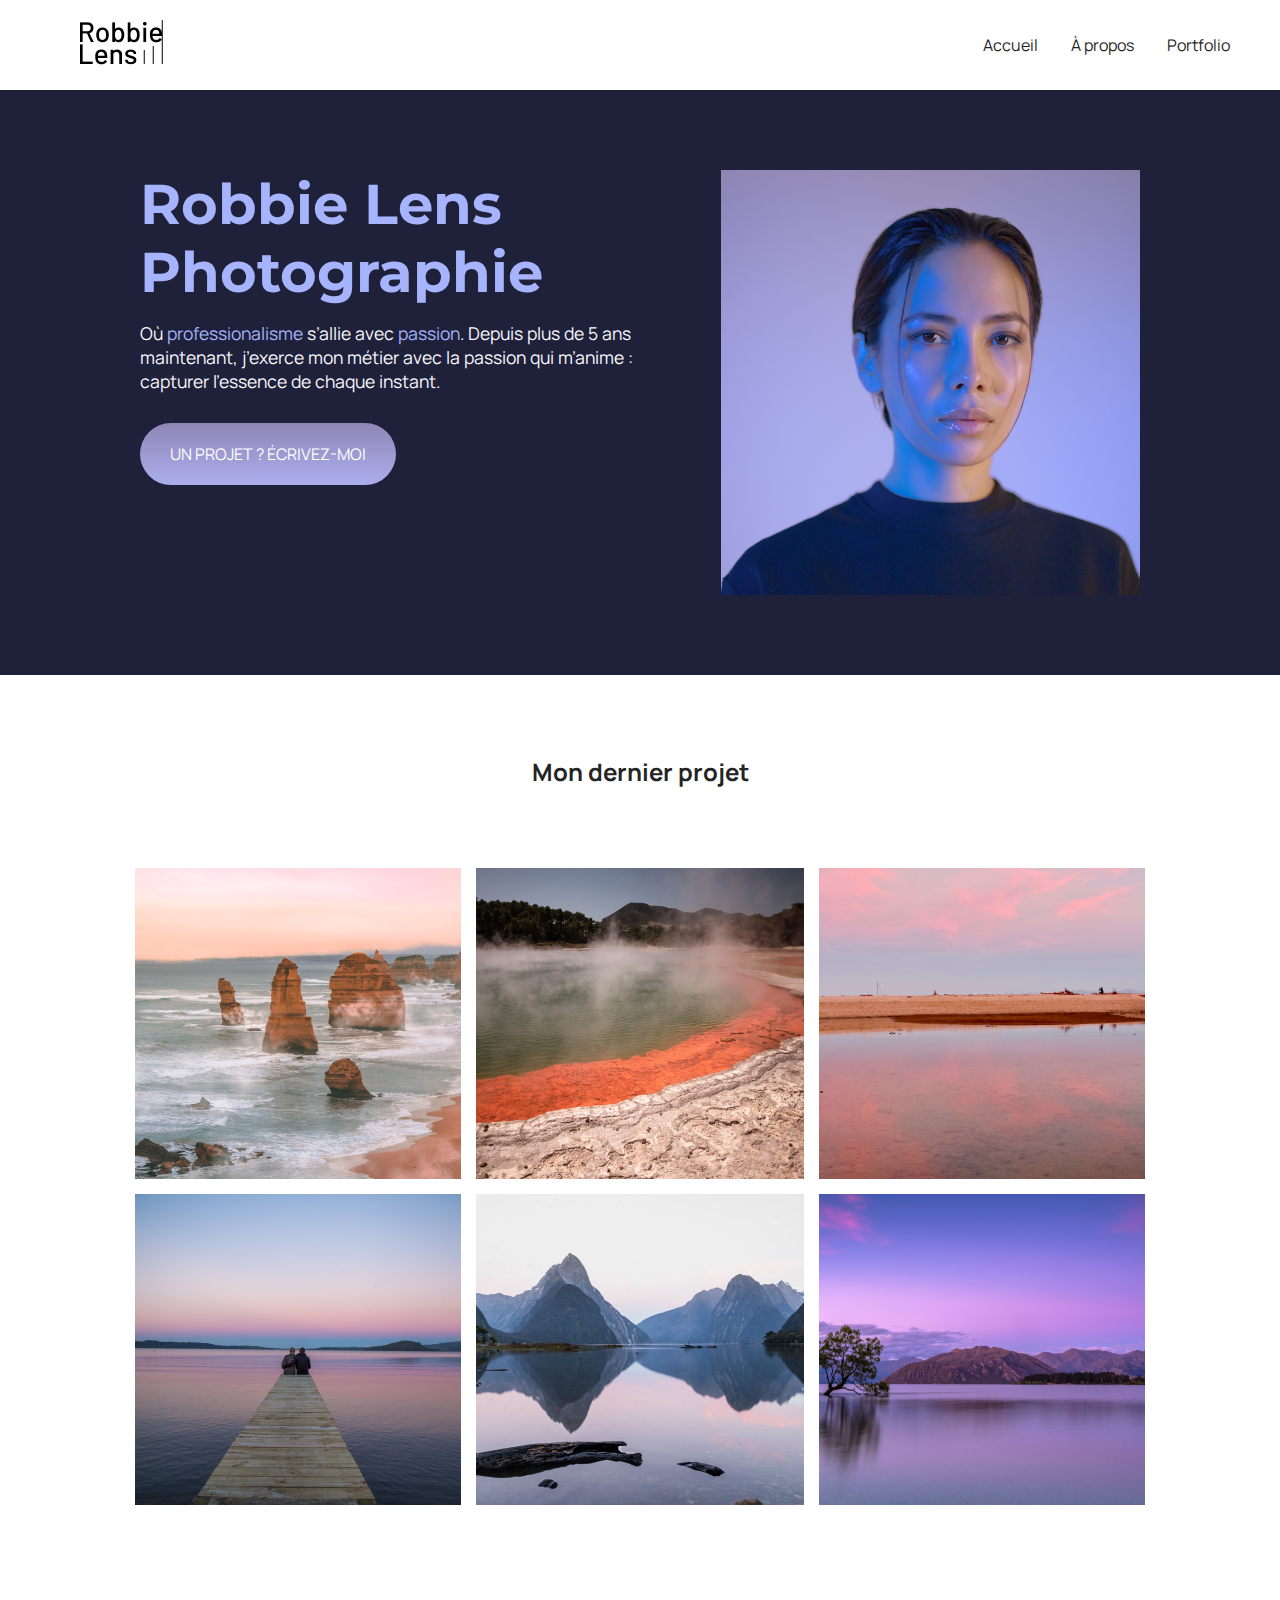
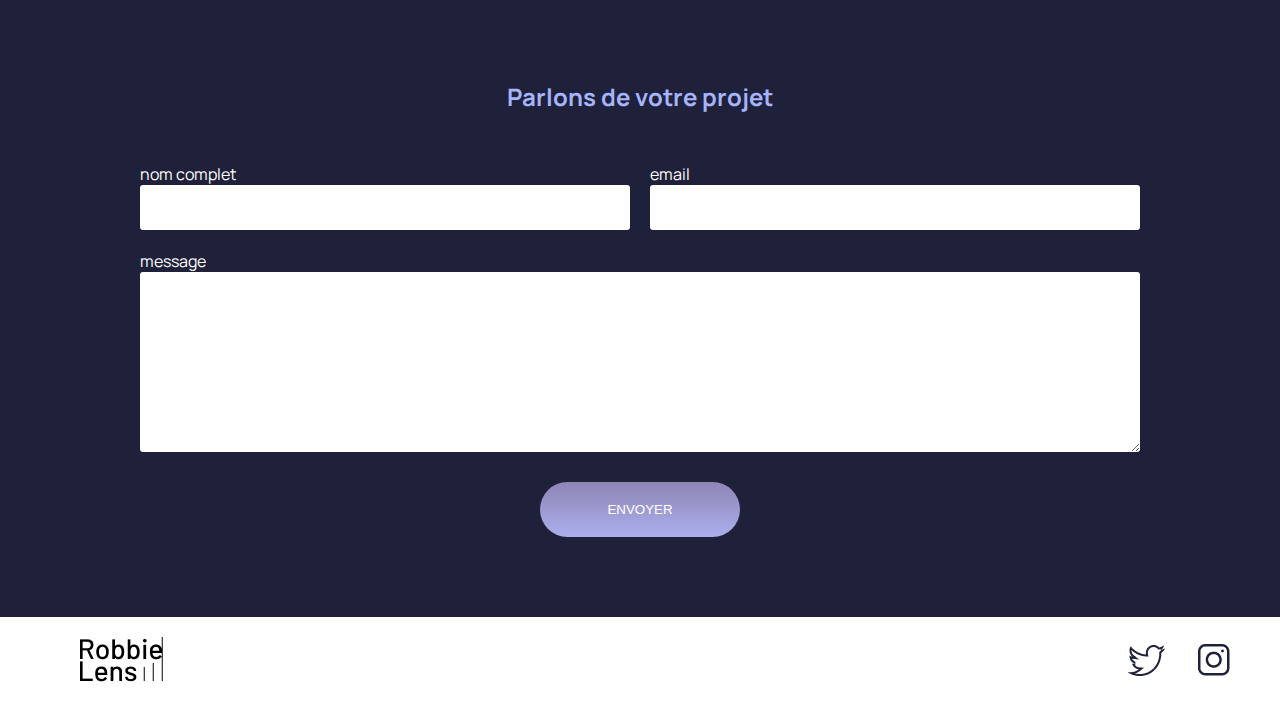
<file: index.html>
<!DOCTYPE html>
<html lang="fr">

<head>
    <meta charset="utf-8">
    <title>Accueil - Robbie Lens Photographie</title>
    <link href="style/style.css" rel="stylesheet">
    <link href="style/index.css" rel="stylesheet">
    <link rel="preconnect" href="https://fonts.googleapis.com">
    <link rel="preconnect" href="https://fonts.gstatic.com" crossorigin>
    <link href="https://fonts.googleapis.com/css2?family=Manrope&family=Montserrat&display=swap" rel="stylesheet">
</head>

<body>
    <header>
        <nav>
            <a href="index.html" class="lien-icone">
                <img src="images/logo.png" alt="Logo Robbie Lens">
            </a>
            <div>
                <a href="index.html">Accueil</a>
                <a href="a-propos.html">À propos</a>
                <a href="portfolio.html">Portfolio</a>
            </div>
        </nav>
    </header>
    <main>
        <section class="accueil-introduction">
            <div>
                <h1>Robbie Lens Photographie</h1>
                <p>
                    Où <em>professionalisme</em> s’allie avec <em>passion</em>. Depuis
                    plus de 5 ans maintenant, j’exerce mon métier avec la passion
                    qui m’anime : capturer l’essence de chaque instant.
                </p>
                <a href="#contact" class="cta">UN PROJET ? ÉCRIVEZ-MOI</a>
            </div>
            <img src="images/robbie-lens.png" alt="Portrait avec effet de la photographe Robbie Lens">
        </section>
        <section class="accueil-photos">
            <h2>Mon dernier projet</h2>
            <div>
                <img src="images/element-1.png" alt="Twelve apostles - Australie">
                <img src="images/element-2.png" alt="Wai-O-Tapu - Nouvelle-Zélande">
                <img src="images/element-3.png" alt="Parc National d’Abel Tasman - Nouvelle-Zélande">
            </div>
            <div>
                <img src="images/element-4.png" alt="Lac Rotorua - Nouvelle-Zélande">
                <img src="images/element-5.png" alt="Milford Sound - Nouvelle-Zélande">
                <img src="images/element-6.png" alt="Lac Wanaka - Nouvelle-Zélande">
            </div>
        </section>
        <section id="contact" class="section-contact">
            <h2>Parlons de votre projet</h2>
            <form method="get" action="">
                <div class="form-nom-email">
                    <div class="form-column">
                        <label for="prenom">nom complet</label>
                        <input type="text" name="prenom" id="prenom" required>
                    </div>
                    <div class="form-column">
                        <label for="email">email</label>
                        <input type="email" name="email" id="email" required>
                    </div>
                </div>
                <label for="message">message</label>
                <textarea name="message" id="message" rows="10"></textarea>
                <input type="submit" value="ENVOYER" class="cta">
            </form>
        </section>
    </main>
    <footer>
        <a href="index.html" class="lien-icone">
            <img src="images/logo.png" alt="Logo Robbie Lens">
        </a>
        <div>
            <a target="_blank" href="https://twitter.com/" class="lien-icone">
                <img src="images/twitter.png" alt="Logo Twitter">
            </a>
            <a target="_blank" href="https://www.instagram.com/" class="lien-icone">
                <img src="images/instagram.png" alt="Logo Instagram">
            </a>
        </div>
    </footer>
</body>

</html>
</file>
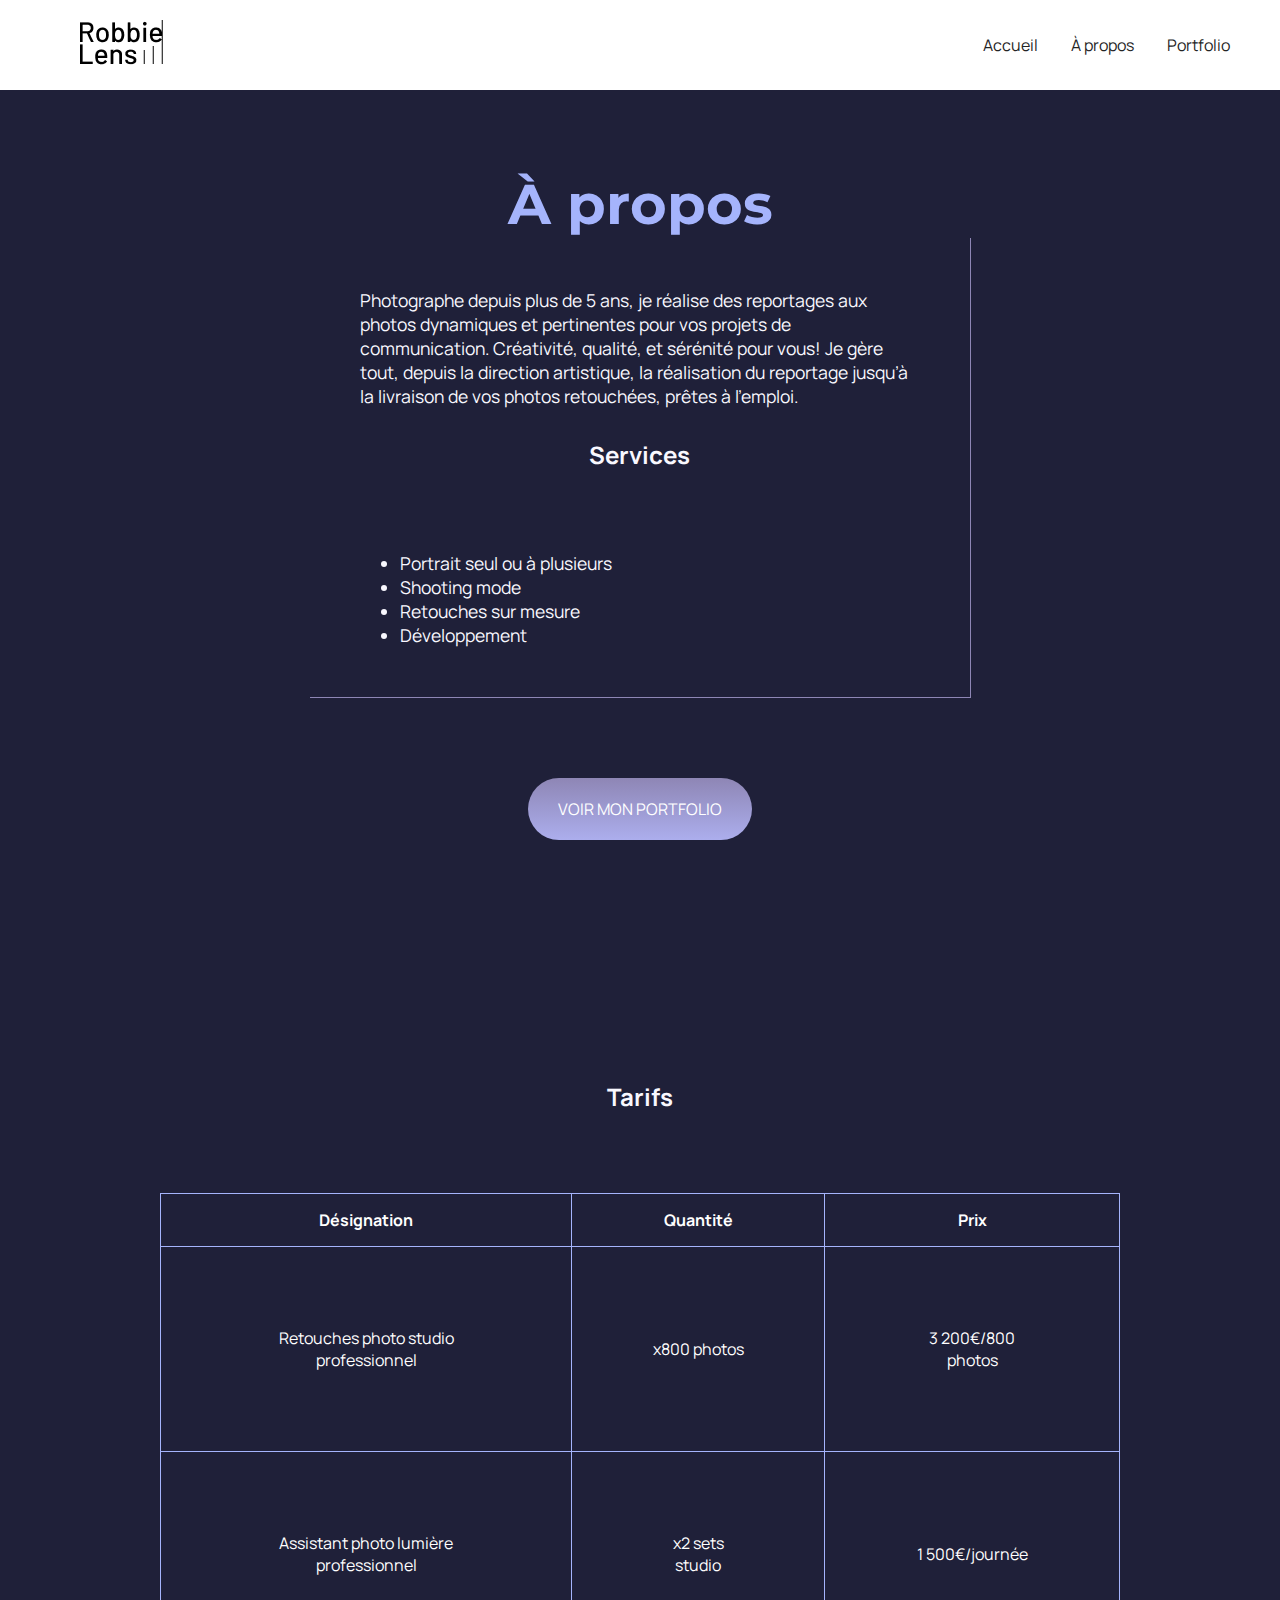
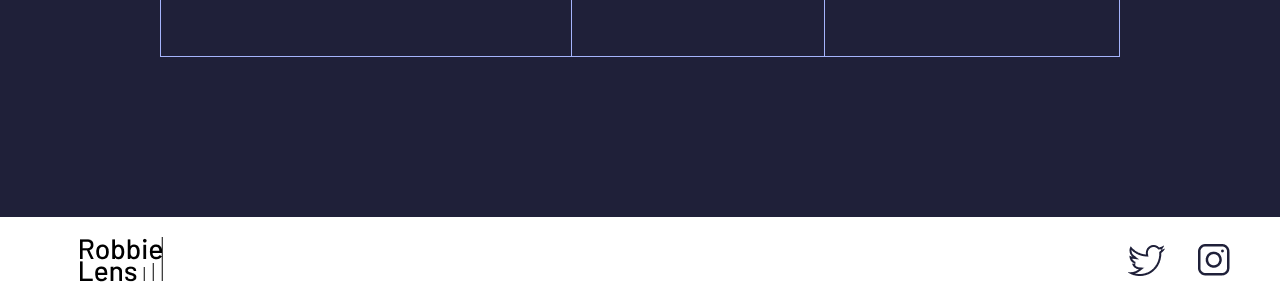
<file: a-propos.html>
<!DOCTYPE html>
<html lang="fr">

<head>
    <meta charset="utf-8">
    <title>À propos - Robbie Lens Photographie</title>
    <link href="style/style.css" rel="stylesheet">
    <link href="style/a-propos.css" rel="stylesheet">
    <link rel="preconnect" href="https://fonts.googleapis.com">
    <link rel="preconnect" href="https://fonts.gstatic.com" crossorigin>
    <link href="https://fonts.googleapis.com/css2?family=Manrope&family=Montserrat&display=swap" rel="stylesheet">
</head>

<body>
    <header>
        <nav>
            <a href="index.html" class="lien-icone">
                <img src="images/logo.png" alt="Logo Robbie Lens">
            </a>
            <div>
                <a href="index.html">Accueil</a>
                <a href="a-propos.html">À propos</a>
                <a href="portfolio.html">Portfolio</a>
            </div>
        </nav>
    </header>
    <main class="a-propos-main">
        <section>
            <h1>À propos</h1>
            <div class="carre-contenu">
                <p>
                    Photographe depuis plus de 5 ans, je réalise des reportages aux photos dynamiques et pertinentes
                    pour
                    vos
                    projets de communication. Créativité, qualité, et sérénité pour vous! Je gère tout, depuis la
                    direction
                    artistique, la réalisation du reportage jusqu’à la livraison de vos photos retouchées, prêtes à
                    l’emploi.
                </p>
                <h2>Services</h2>
                <ul>
                    <li>Portrait seul ou à plusieurs</li>
                    <li>Shooting mode</li>
                    <li>Retouches sur mesure</li>
                    <li>Développement</li>
                </ul>
            </div>
            <div>
                <a href="portfolio.html" class="cta">VOIR MON PORTFOLIO</a>
            </div>
            <section class="tarif">
                <h2>Tarifs</h2>
                <table>
                    <tr>
                        <th>Désignation</th>
                        <th>Quantité</th>
                        <th>Prix</th>
                    </tr>
                    <tr>
                        <td>Retouches photo studio professionnel</td>
                        <td>x800 photos</td>
                        <td>3 200€/800 photos</td>
                    </tr>
                    <tr>
                        <td>Assistant photo lumière professionnel</td>
                        <td>x2 sets studio</td>
                        <td>1 500€/journée</td>
                    </tr>
                </table>
            </section>
        </section>
    </main>
    <footer>
        <a href="index.html" class="lien-icone">
            <img src="images/logo.png" alt="Logo Robbie Lens">
        </a>
        <div>
            <a target="_blank" href="https://twitter.com/" class="lien-icone">
                <img src="images/twitter.png" alt="Logo Twitter">
            </a>
            <a target="_blank" href="https://www.instagram.com/" class="lien-icone">
                <img src="images/instagram.png" alt="Logo Instagram">
            </a>
        </div>
    </footer>
</body>

</html>
</file>
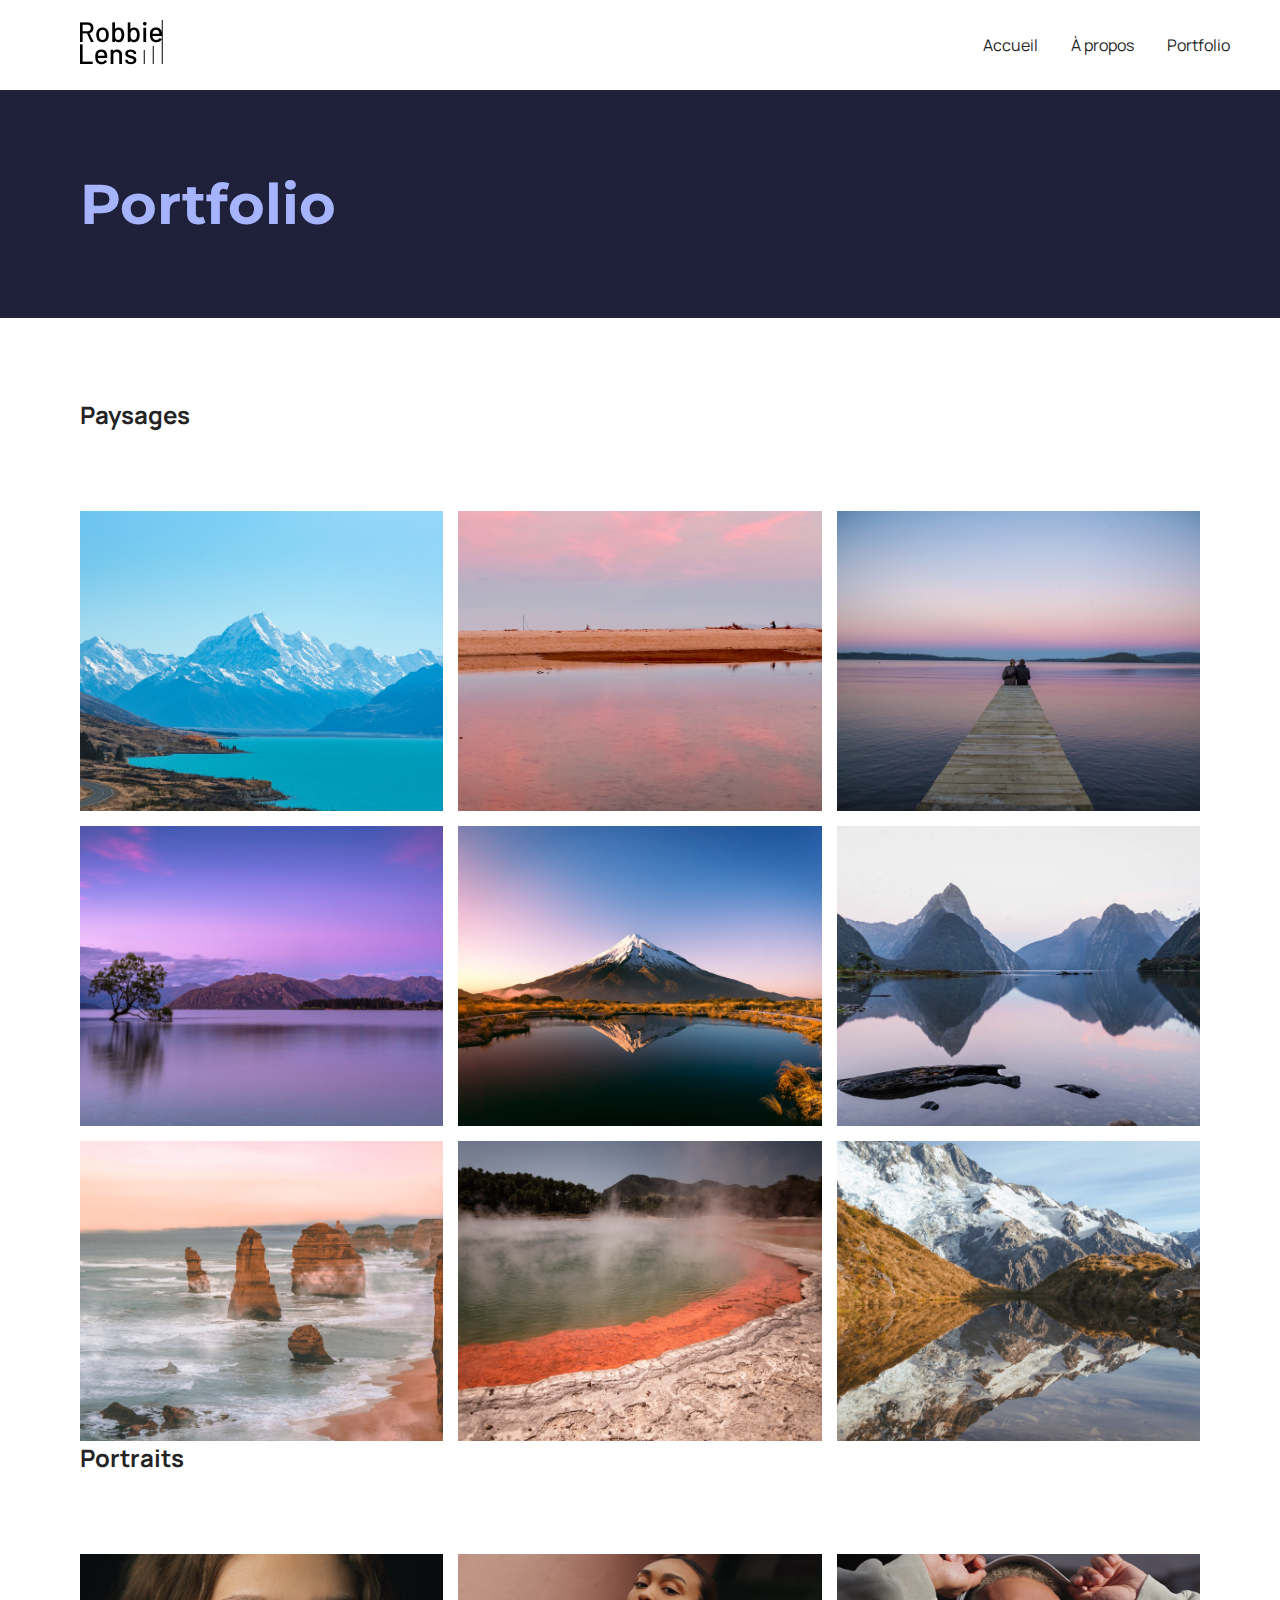
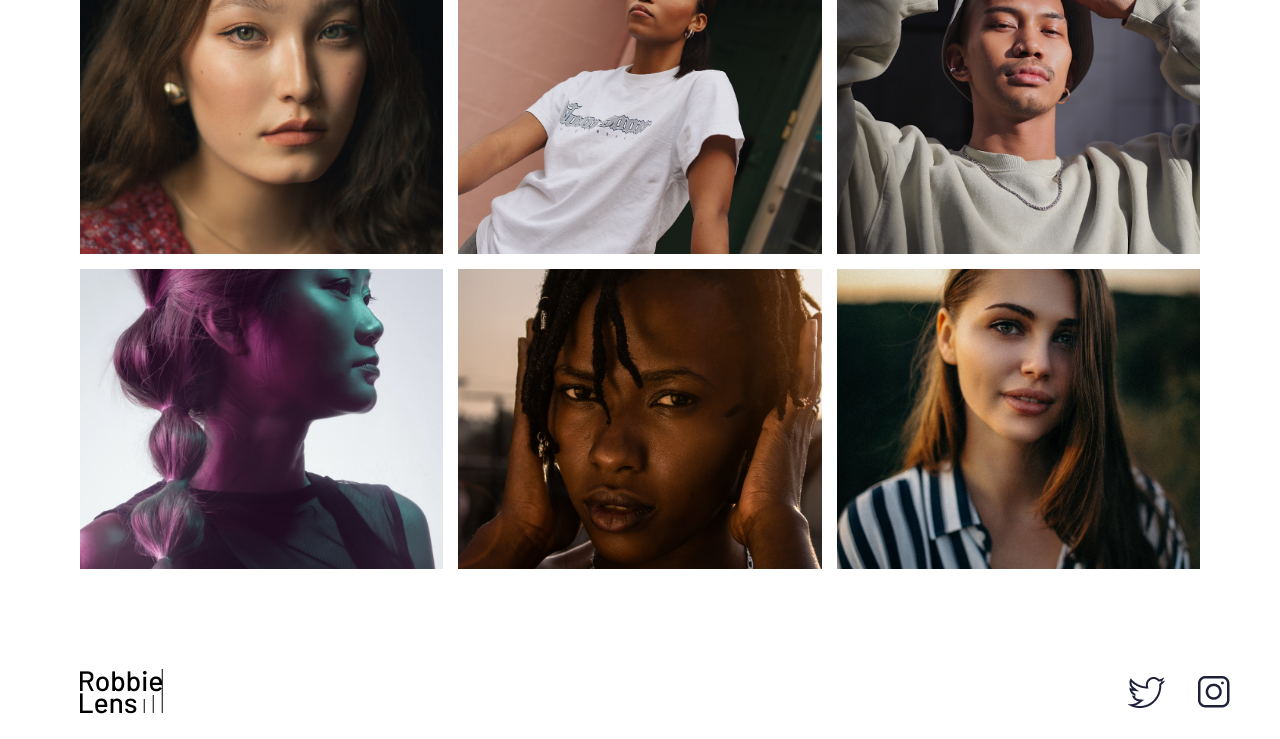
<file: portfolio.html>
<!DOCTYPE html>
<html lang="fr">

<head>
    <meta charset="utf-8" >
    <title>Portfolio - Robbie Lens Photographie</title>
    <link href="style/style.css" rel="stylesheet" >
    <link href="style/portfolio.css" rel="stylesheet" >
    <link rel="preconnect" href="https://fonts.googleapis.com">
    <link rel="preconnect" href="https://fonts.gstatic.com" crossorigin>
    <link href="https://fonts.googleapis.com/css2?family=Manrope&family=Montserrat&display=swap" rel="stylesheet">
</head>

<body>
    <header>
        <nav>
            <a href="index.html" class="lien-icone">
                <img src="images/logo.png" alt="Logo Robbie Lens" >
            </a>
            <div>
                <a href="index.html">Accueil</a>
                <a href="a-propos.html">À propos</a>
                <a href="portfolio.html">Portfolio</a>
            </div>
        </nav>
    </header>
    <main>
        <section>
            <h1>Portfolio</h1>
        </section>
        <section class="portfolio-section-photos">
            <h2>Paysages</h2>
            <div class="grid-paysages">
                <a href="images/paysage1.jpg" class="lien-conteneur-photo">
                    <img src="images/paysage1.jpg" alt="Mont Aoraki - Nouvelle-Zélande" >
                    <div class="photo-hover">Voir la photo</div>
                </a>
                <a href="images/paysage2.jpg" class="lien-conteneur-photo">
                    <img src="images/paysage2.jpg" alt="Parc National d’Abel Tasman - Nouvelle-Zélande" >
                    <div class="photo-hover">Voir la photo</div>
                </a>
                <a href="images/paysage3.jpg" class="lien-conteneur-photo">
                    <img src="images/paysage3.jpg" alt="Lac Rotorua - Nouvelle-Zélande" >
                    <div class="photo-hover">Voir la photo</div>
                </a>
                <a href="images/paysage4.jpg" class="lien-conteneur-photo">
                    <img src="images/paysage4.jpg" alt="Lac Wanaka - Nouvelle-Zélande" >
                    <div class="photo-hover">Voir la photo</div>
                </a>
                <a href="images/paysage5.jpg" class="lien-conteneur-photo">
                    <img src="images/paysage5.jpg" alt="Mont Taranaki - Nouvelle-Zélande" >
                    <div class="photo-hover">Voir la photo</div>
                </a>
                <a href="images/paysage6.jpg" class="lien-conteneur-photo">
                    <img src="images/paysage6.jpg" alt="Milford Sound - Nouvelle-Zélande" >
                    <div class="photo-hover">Voir la photo</div>
                </a>
                <a href="images/paysage7.jpg" class="lien-conteneur-photo">
                    <img src="images/paysage7.jpg" alt="Twelve Apostle - Australie" >
                    <div class="photo-hover">Voir la photo</div>
                </a>
                <a href="images/paysage8.jpg" class="lien-conteneur-photo">
                    <img src="images/paysage8.jpg" alt="Wai-O-Tapu - Nouvelle-Zélande" >
                    <div class="photo-hover">Voir la photo</div>
                </a>
                <a href="images/paysage9.jpg" class="lien-conteneur-photo">
                    <img src="images/paysage9.jpg" alt="Mont Cook - Nouvelle Zélande" >
                    <div class="photo-hover">Voir la photo</div>
                </a>
            </div>
            <h2>Portraits</h2>
            <div class="grid-portraits">
                <a href="images/portrait1.jpg" class="lien-conteneur-photo">
                    <img src="images/portrait1.jpg" alt="Portrait jeune femme 1" >
                    <div class="photo-hover">Voir la photo</div>
                </a>
                <a href="images/portrait2.jpg" class="lien-conteneur-photo">
                    <img src="images/portrait2.jpg" alt="Portrait jeune femme 2" >
                    <div class="photo-hover">Voir la photo</div>
                </a>
                <a href="images/portrait3.jpg" class="lien-conteneur-photo">
                    <img src="images/portrait3.jpg" alt="Portrait jeune homme 3" >
                    <div class="photo-hover">Voir la photo</div>
                </a>
                <a href="images/portrait4.jpg" class="lien-conteneur-photo">
                    <img src="images/portrait4.jpg" alt="Portrait jeune femme 4" >
                    <div class="photo-hover">Voir la photo</div>
                </a>
                <a href="images/portrait5.jpg" class="lien-conteneur-photo">
                    <img src="images/portrait5.jpg" alt="Portrait jeune femme 5" >
                    <div class="photo-hover">Voir la photo</div>
                </a>
                <a href="images/portrait6.jpg" class="lien-conteneur-photo">
                    <img src="images/portrait6.jpg" alt="Portrait jeune femme 6" >
                    <div class="photo-hover">Voir la photo</div>
                </a>

            </div>
        </section>
    </main>
    <footer>
        <a href="index.html" class="lien-icone">
            <img src="images/logo.png" alt="Logo Robbie Lens" >
        </a>
        <div>
            <a target="_blank" href="https://twitter.com/" class="lien-icone">
                <img src="images/twitter.png" alt="Logo Twitter" >
            </a>
            <a target="_blank" href="https://www.instagram.com/" class="lien-icone">
                <img src="images/instagram.png" alt="Logo Instagram" >
            </a>
        </div>
    </footer>
</body>

</html>
</file>
<file: style/style.css>
* {
    margin: 0;
  }
  
  body {
    font-family: 'Manrope', sans-serif;
    font-size: 1em;
    background-color: #1f2039;
  }
  
  a {
    color: #242424;
    text-decoration: none;
  }
  
  em {
    color: #a5b4fc;
    font-style: normal;
  }
  
  h1 {
    font-size: 3.5em;
    color: #a5b4fc;
    font-family: 'Montserrat', sans-serif;
  }
  
  h2 {
    color: #f9f8ff;
  }
  
  p,
  li {
    font-size: 1.1em;
    color: #f9f8ff;
  }
  
  header,
  footer {
    background-color: white;
    padding: 20px 50px;
  }
  
  .cta {
    display: inline-block;
    background: linear-gradient(#8e86b5, #acaeed);
    color: white;
    border-radius: 50px;
    padding: 20px 30px;
  }
  
  a:hover {
    text-decoration: underline;
  }
  
  .cta:hover {
    background: linear-gradient(#696484, #8788ba);
    text-decoration: none;
  }
  
  .lien-icone {
    margin-left: 30px;
  }
  
  .lien-icone:hover {
    opacity: 0.5;
  }
  
  section {
    padding: 80px;
  }
  
  footer,
  nav {
    display: flex;
    flex-direction: row;
    align-items: center;
    justify-content: space-between;
  }
  
  nav a {
    margin-left: 30px;
  }

  @media screen and (max-width: 996px){
    header nav{
      flex-direction: column;
      align-items: center;
      justify-content: center;
    }

    header nav img{
      margin-bottom: 20px;
    }

    header, footer{
      padding: 20px 20px;
    }

    h1{
      font-size: 2em;
    }

    section{
      padding: 50px 20px 50px 20px;
    }

    nav a{
      margin-left: 10px;
      margin-right: 10px;    
    }
  }
</file>
<file: style/index.css>
.accueil-photos {
    background-color: white;
    padding: 80px;
  }
  
  .accueil-photos h2 {
    color: #242424;
    text-align: center;
    margin-bottom: 80px;
  }
  
  .accueil-photos div {
    display: flex;
    flex-direction: row;
    gap: 15px;
    justify-content: center;
    margin-bottom: 15px;
  }
  
  .accueil-introduction {
    display: flex;
    flex-direction: row;
    max-width: 1000px;
    align-items: flex-start;
    margin: auto;
  }
  
  .accueil-introduction h1 {
    margin-bottom: 15px;
  }
  
  .accueil-introduction p {
    margin-bottom: 30px;
  }
  
  .accueil-introduction div {
    padding-right: 80px;
  }
  
  .section-contact h2 {
    color: #a5b4fc;
    text-align: center;
  }

  form{
    display: flex;
    flex-direction: column;
    max-width: 1000px;
    margin: auto;
    flex-wrap: wrap;
    align-content: stretch;
    color: white;
  }

  .form-nom-email{
    display: flex;
    flex-direction: row;
    gap: 20px;
  }
  
  .form-column{
    flex: 1;
    display: flex;
    flex-direction: column;
    margin-bottom: 20px;
  }

  input, textarea{
    padding: 15px;
    border-radius: 3px;
    border: none;
  }

  input[type='submit'] {
    width: 200px;
    margin: auto;
    margin-top: 30px;
}

  .section-contact h2{
   margin-bottom: 50px;
  }

  @media screen and (max-width: 996px) {
    .accueil-introduction {
      flex-direction: column;
      align-items: center;
      justify-content: center;
    }
  
    .accueil-introduction div {
      padding-right: 0;
      text-align: center;
      order: 2;
    }
  
    .accueil-introduction img {
      order: 1;
      margin-bottom: 20px;
      width: 100%;
    }
  
    .accueil-photos {
      padding: 20px;
    }
  
    .accueil-photos div {
      flex-direction: column;
    }
  
    .section-contact {
      padding: 50px 20px;
    }
  
    .form-nom-email {
      flex-direction: column;
      gap: 0;
    }
  }
</file>
<file: style/a-propos.css>
.carre-contenu {
    border-right: 1px solid #8e86b5;
    border-bottom: 1px solid #8e86b5;
    padding: 50px;
    width: 50%;
    margin: auto;
    margin-bottom: 80px;
  }
  
  .carre-contenu h2 {
    margin-top: 30px;
  }
  
  .carre-contenu ul {
    margin-top: 30px;
  }
  
  .carre-contenu + div {
    text-align: center;
  }
  
  .a-propos-main {
    margin: auto;
  }

  table{
    border-collapse: collapse;
    width: 100%;
    color: white;
    text-align: center;
  }

  td, th{
    border: 1px solid #a5b4fc;
    padding: 15px;
  }

  td{
    padding: 80px;
  }

  h2{
    margin-bottom: 80px;
  }

  h1, h2{
    text-align: center;
  }

  .cta{
    margin-bottom: 160px;
  }

  @media screen and (max-width: 996px) {
    .tarif{
      display: none;
    }
  }
</file>
<file: style/portfolio.css>
.portfolio-section-photos {
    background-color: white;
  }
  
  .portfolio-section-photos h2 {
    color: #242424;
    margin-bottom: 80px;
  }
  
  .grid-paysages {
    display: grid;
    grid-template-columns: 1fr 1fr 1fr;
    grid-template-rows: 300px 300px 300px;
    gap: 15px;
  }
  
  .grid-portraits {
    display: grid;
    grid-template-columns: 1fr 1fr 1fr;
    grid-template-rows: 300px 300px;
    gap: 15px;
  }
  
  .grid-paysages img,
  .grid-portraits img {
    width: 100%;
    height: 100%;
    object-fit: cover;
  }
  
  .lien-conteneur-photo {
    position: relative;
  }
  
  .photo-hover {
    position: absolute;
    top: 0;
    left: 0;
    right: 0;
    bottom: 0;
    display: flex;
    align-items: center;
    justify-content: center;
    font-size: 1.5em;
    color: white;
    background-color: rgba(0, 0, 0, 0.7);
    display: none;
  }
  
  .lien-conteneur-photo:hover .photo-hover {
    display: flex;
  }

  @media screen and (max-width: 996px) {
    .grid-paysages {
      grid-template-columns: 1fr;
      gap: 15px;
    }
  
    .grid-portraits {
      grid-template-columns: 1fr;
      gap: 15px;
    }
  }
</file>
